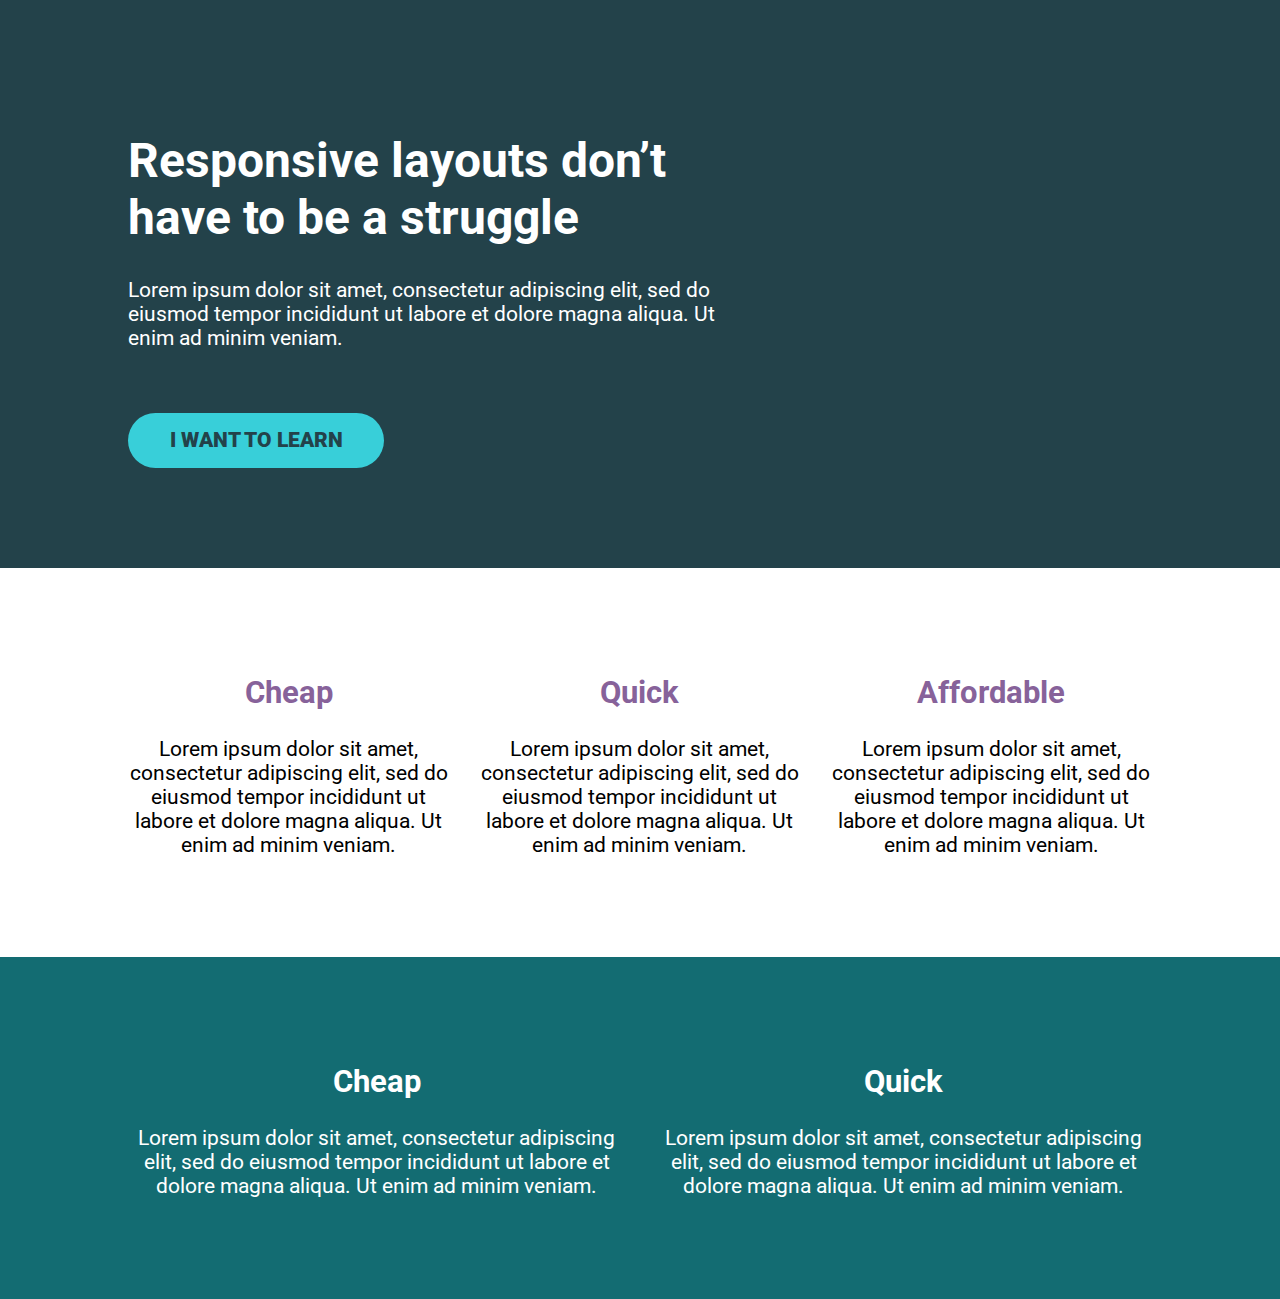
<file: 02-3 - challenge start/index.html>
<!DOCTYPE html>
<html lang="en">
<head>
    <meta charset="UTF-8">
    <meta name="viewport" content="width=device-width, initial-scale=1.0">
    <title>Challenge time!</title>
    <link href="https://fonts.googleapis.com/css2?family=Roboto:wght@400;900&display=swap" rel="stylesheet"> 
    <link rel="stylesheet" href="style.css">
</head>
<body>
    <div class="hero">
        <div class="container">
            <div class="hero__text">
                <h1>Responsive layouts don’t have to be a struggle</h1>
                <p>Lorem ipsum dolor sit amet, consectetur adipiscing elit, sed do eiusmod tempor incididunt ut labore et dolore magna aliqua. Ut enim ad minim veniam.</p>
                <a href="#" class="btn">I want to learn</a>
            </div>
        </div>
    </div>
    <div class="container row purple">
            <div class="col">
                <h2>Cheap</h2>
                <p>Lorem ipsum dolor sit amet, consectetur adipiscing elit, sed do eiusmod tempor incididunt ut labore et dolore magna aliqua. Ut enim ad minim veniam.</p>
            </div>
            <div class="col">
                <h2>Quick</h2>
                <p>Lorem ipsum dolor sit amet, consectetur adipiscing elit, sed do eiusmod tempor incididunt ut labore et dolore magna aliqua. Ut enim ad minim veniam.</p>
            </div>
            <div class="col">
                <h2>Affordable</h2>
                <p>Lorem ipsum dolor sit amet, consectetur adipiscing elit, sed do eiusmod tempor incididunt ut labore et dolore magna aliqua. Ut enim ad minim veniam.</p>
            </div>
    </div>

    <div class="bottom">
        <div class="container row">
            <div class="col">
                <h2>Cheap</h2>
                <p>Lorem ipsum dolor sit amet, consectetur adipiscing elit, sed do eiusmod tempor incididunt ut labore et dolore magna aliqua. Ut enim ad minim veniam.</p>
            </div>
            <div class="col">
                <h2>Quick</h2>
                <p>Lorem ipsum dolor sit amet, consectetur adipiscing elit, sed do eiusmod tempor incididunt ut labore et dolore magna aliqua. Ut enim ad minim veniam.</p>
            </div> 
        </div>
    </div>
</body>
</html>
</file>
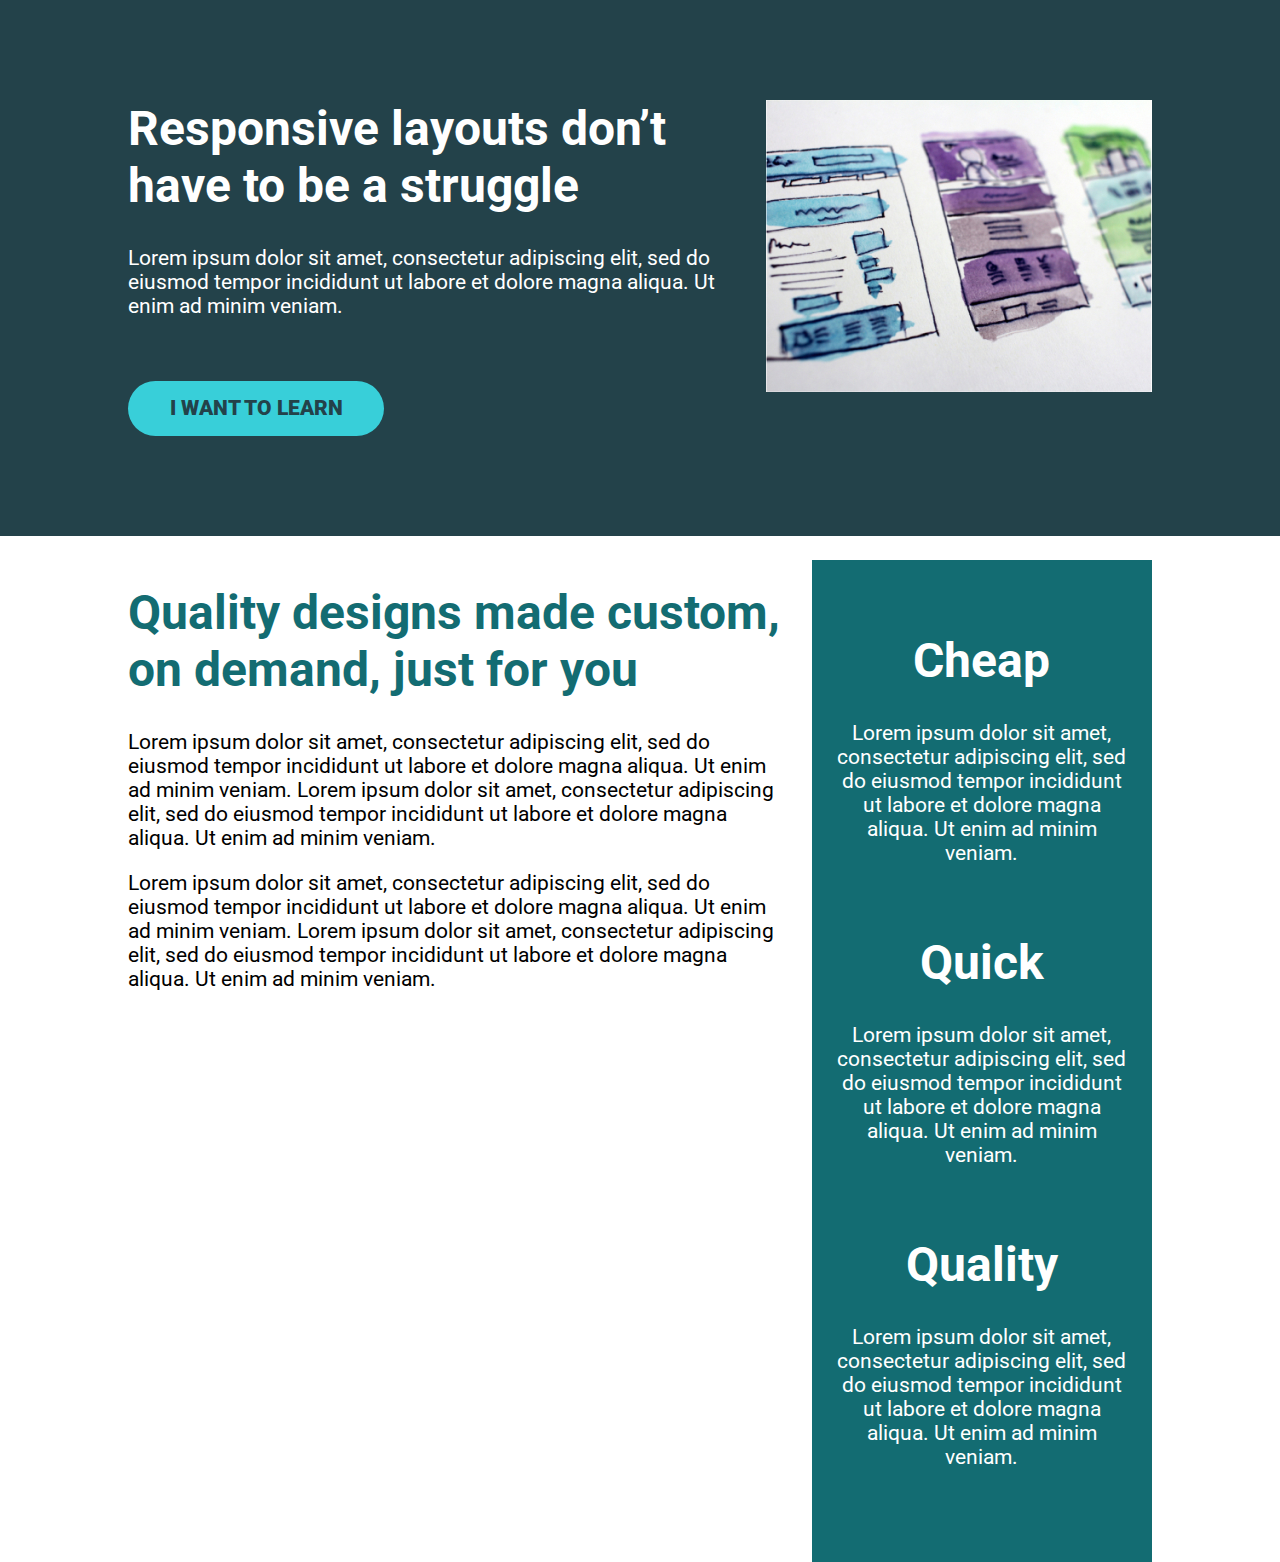
<file: 02-6 - challenge 2/index.html>
<!DOCTYPE html>
<html lang="en">
<head>
    <meta charset="UTF-8">
    <meta name="viewport" content="width=device-width, initial-scale=1.0">
    <title>Conquering Rsponsive Layouts</title>
    <link href="https://fonts.googleapis.com/css2?family=Roboto:wght@400;900&display=swap" rel="stylesheet"> 
    <link rel="stylesheet" href="style.css">
</head>
<body>
    <div class="hero">
        <div class="container row">
            <div class="hero__text">
                <h1>Responsive layouts don’t have to be a struggle</h1>
                <p>Lorem ipsum dolor sit amet, consectetur adipiscing elit, sed do eiusmod tempor incididunt ut labore et dolore magna aliqua. Ut enim ad minim veniam.</p>
                <a href="#" class="btn">I want to learn</a>
            </div>
            <div class="pix"><img src="img/hero-img.jpg" alt=""></div>
        </div>
    </div> 
<div class="two">
    <div class="main">
    <h1 class="title2">Quality designs made custom, on demand, just for you
    </h1>
    <p>Lorem ipsum dolor sit amet, consectetur adipiscing elit, sed do eiusmod tempor incididunt ut labore et dolore magna aliqua. Ut enim ad minim veniam. Lorem ipsum dolor sit amet, consectetur adipiscing elit, sed do eiusmod tempor incididunt ut labore et dolore magna aliqua. Ut enim ad minim veniam.</p>
    <p>Lorem ipsum dolor sit amet, consectetur adipiscing elit, sed do eiusmod tempor incididunt ut labore et dolore magna aliqua. Ut enim ad minim veniam. Lorem ipsum dolor sit amet, consectetur adipiscing elit, sed do eiusmod tempor incididunt ut labore et dolore magna aliqua. Ut enim ad minim veniam.</p>
    </div>  
      <div class="side">
            <div class="div">
                <h1>Cheap</h1>
                <p>Lorem ipsum dolor sit amet, consectetur adipiscing elit, sed do eiusmod tempor incididunt ut labore et dolore magna aliqua. Ut enim ad minim veniam.</p>
            </div>
            <div class="div">
                <h1>Quick</h1>
                <p>Lorem ipsum dolor sit amet, consectetur adipiscing elit, sed do eiusmod tempor incididunt ut labore et dolore magna aliqua. Ut enim ad minim veniam.</p>
            </div>
            <div class="div">
                <h1>Quality</h1>
                <p>Lorem ipsum dolor sit amet, consectetur adipiscing elit, sed do eiusmod tempor incididunt ut labore et dolore magna aliqua. Ut enim ad minim veniam.</p>
            </div>
        </div>
    </div>
    

</body>
</html>
</file>
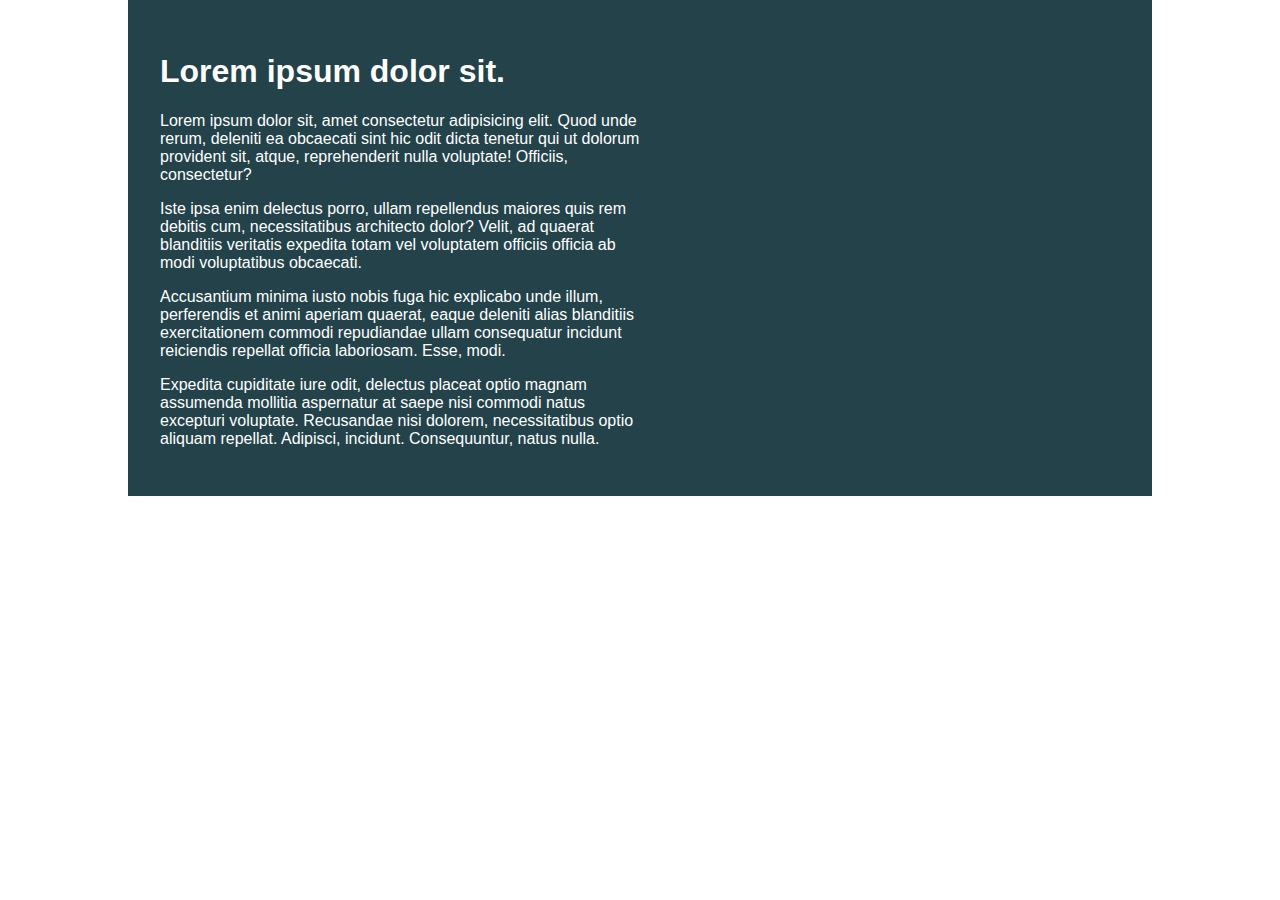
<file: challenge01/index.html>
<!DOCTYPE html>
<html lang="en">

<head>
    <meta charset="UTF-8">
    <meta name="viewport" content="width=device-width, initial-scale=1.0">
    <title>Day 01</title>

    <link rel="stylesheet" href="style.css">
</head>

<body>
    <div class="container">
        <div class="intro-content">
            <h1>Lorem ipsum dolor sit.</h1>
            <p>Lorem ipsum dolor sit, amet consectetur adipisicing elit. Quod unde rerum, deleniti ea obcaecati sint hic
                odit dicta tenetur qui ut dolorum provident sit, atque, reprehenderit nulla voluptate! Officiis,
                consectetur?</p>
            <p>Iste ipsa enim delectus porro, ullam repellendus maiores quis rem debitis cum, necessitatibus architecto
                dolor? Velit, ad quaerat blanditiis veritatis expedita totam vel voluptatem officiis officia ab modi
                voluptatibus obcaecati.</p>
            <p>Accusantium minima iusto nobis fuga hic explicabo unde illum, perferendis et animi aperiam quaerat, eaque
                deleniti alias blanditiis exercitationem commodi repudiandae ullam consequatur incidunt reiciendis
                repellat officia laboriosam. Esse, modi.</p>
            <p>Expedita cupiditate iure odit, delectus placeat optio magnam assumenda mollitia aspernatur at saepe nisi
                commodi natus excepturi voluptate. Recusandae nisi dolorem, necessitatibus optio aliquam repellat.
                Adipisci, incidunt. Consequuntur, natus nulla.</p>
        </div>
    </div>
</body>

</html>
</file>
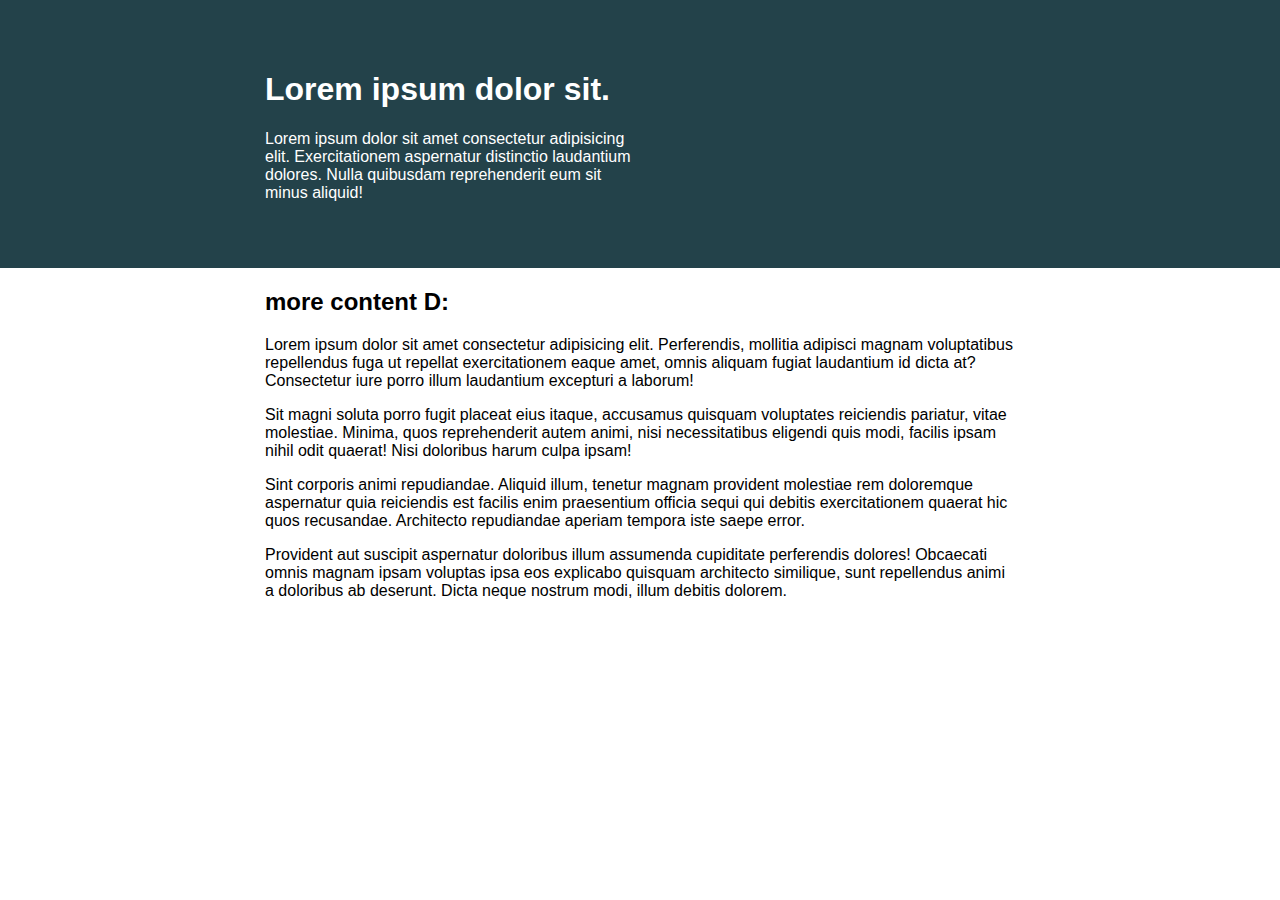
<file: challenge02/index.html>
<!DOCTYPE html>
<html lang="en">
<head> 
    <meta charset="UTF-8">
    <meta name="viewport" content="width=device-width, initial-scale=1.0">
    <title>Day 01</title>
 
    <link rel="stylesheet" href="style.css">
</head>
<body>
<div class="background">
    <div class="container">
        <div class="intro-content">
            <h1>Lorem ipsum dolor sit.</h1>
            <p>Lorem ipsum dolor sit amet consectetur adipisicing elit. Exercitationem aspernatur distinctio laudantium dolores. Nulla quibusdam reprehenderit eum sit minus aliquid!</p>
        </div>
    </div>
</div>
<div class="container2">
    <h2>more content D:</h2>
    <p>Lorem ipsum dolor sit amet consectetur adipisicing elit. Perferendis, mollitia adipisci magnam voluptatibus repellendus fuga ut repellat exercitationem eaque amet, omnis aliquam fugiat laudantium id dicta at? Consectetur iure porro illum laudantium excepturi a laborum!</p>
    <p>Sit magni soluta porro fugit placeat eius itaque, accusamus quisquam voluptates reiciendis pariatur, vitae molestiae. Minima, quos reprehenderit autem animi, nisi necessitatibus eligendi quis modi, facilis ipsam nihil odit quaerat! Nisi doloribus harum culpa ipsam!</p>
    <p>Sint corporis animi repudiandae. Aliquid illum, tenetur magnam provident molestiae rem doloremque aspernatur quia reiciendis est facilis enim praesentium officia sequi qui debitis exercitationem quaerat hic quos recusandae. Architecto repudiandae aperiam tempora iste saepe error.</p>
    <p>Provident aut suscipit aspernatur doloribus illum assumenda cupiditate perferendis dolores! Obcaecati omnis magnam ipsam voluptas ipsa eos explicabo quisquam architecto similique, sunt repellendus animi a doloribus ab deserunt. Dicta neque nostrum modi, illum debitis dolorem.</p>

</div>
    

</body>
</html>
</file>
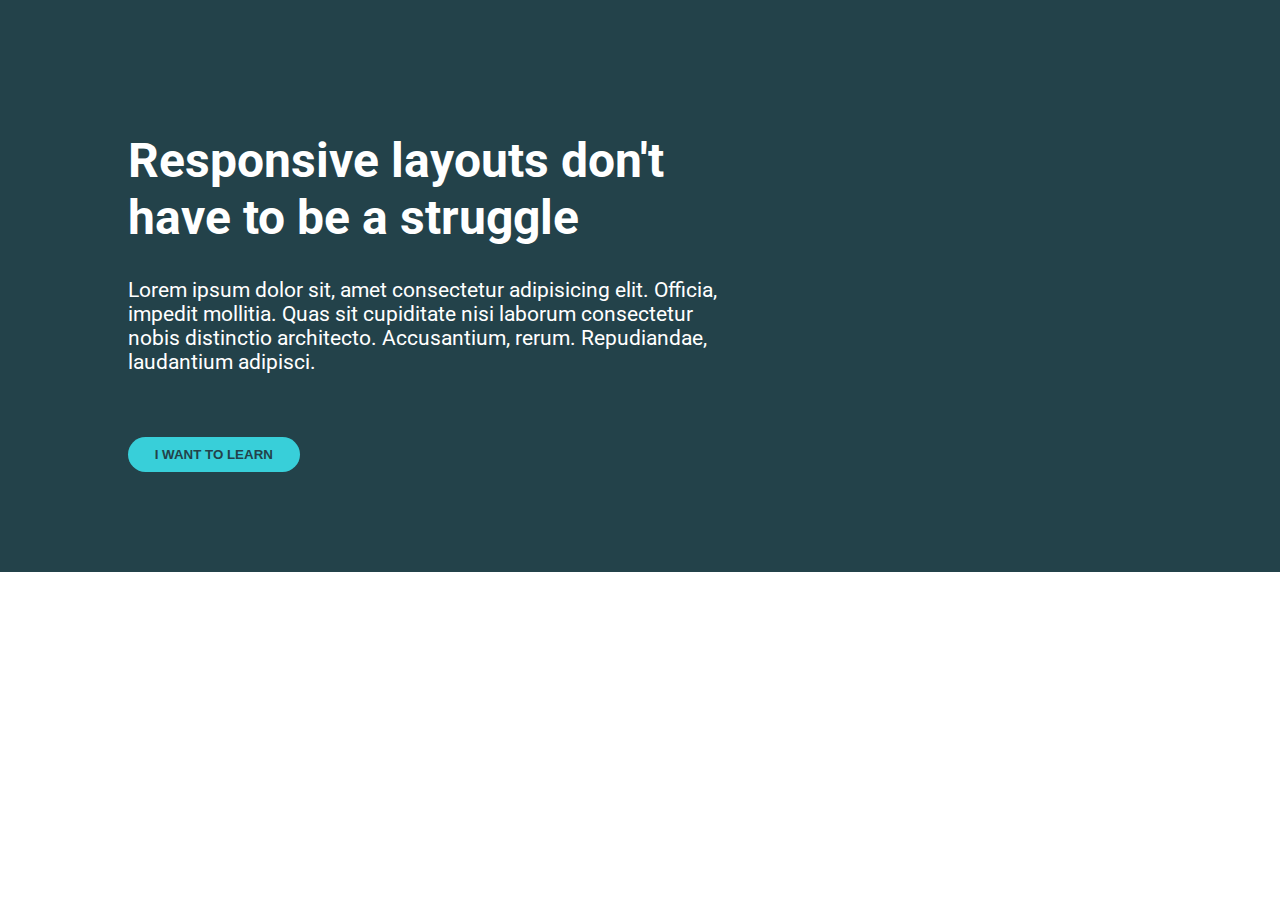
<file: Challenge_03/index.html>
<!DOCTYPE html>
<html lang="en">
<head>
    <meta charset="UTF-8">
    <meta http-equiv="X-UA-Compatible" content="IE=edge">
    <meta name="viewport" content="width=device-width, initial-scale=1.0">
    <link rel="stylesheet" href="style.css">
    <title>Challenge #3</title>
</head>
<body>
    <div class="top">
    <div class="intro">
        <div class="top__text">
            <h1>Responsive layouts don't have to be a struggle</h1>
            <p>Lorem ipsum dolor sit, amet consectetur adipisicing elit. Officia, impedit mollitia. Quas sit cupiditate nisi laborum consectetur nobis distinctio architecto. Accusantium, rerum. Repudiandae, laudantium adipisci.</p>
            <button>I WANT TO LEARN</button>
        </div>
        
    </div>
    </div>
</body>
</html>
</file>
<file: 02-3 - challenge start/style.css>
/* 
////// For this challenge ///////

- You will have to modify the HTML

- You can add new classes in the HTML
  if you need to

// Requirements
1. The headings in the first row must be
   a different color
2. The two .col at the bottom must go next
   to one another
3. The section at the bottom should have
   a dark background color and a different
   color of text
4. I've removed the "gap" that I created,
   so you'll have to add it back in

   */

*, *::before, *::after {
    box-sizing: border-box;
}

body {
    margin: 0;
    font-family: 'Roboto', sans-serif;
    font-size: 1.3rem;
}

h1 {
    font-size: 3rem;
}

.container {
    width: 80%;
    max-width: 1100px;
    margin: 0 auto;
}

.row {
    /* display: flex => flex container */
    display: flex;
    padding: 5rem 0;

    /* can't use yet */
    /* gap: 100px; */
}

.col {
    /* these are now flex items */
    width: 100%;
}

.hero {
    padding: 100px 0;
    background-color: #23424A;
    color: #FFF;
}

.hero__text {
    width: 60%;
}

.hero p {
    margin-bottom: 3em;
}

.btn {
    display: inline-block;
    text-decoration: none;
    text-transform: uppercase; 
    color: #23424A;
    font-weight: 900;
    background-color: #38CFD9;
    padding: .75em 2em;
    border-radius: 100px;
}

.btn:hover,
.btn:focus {
    opacity: .75; 
}

.col {
    text-align: center;
}

.purple h2 {
    color:#87629A;
}

.col + .col {
    margin-left: 30px;
}

.bottom {
    background-color: #136C72;
    color: white;
}
</file>
<file: 02-6 - challenge 2/style.css>
/* 
////// For this challenge ///////

- All text is in the text.md file

// Requirements
1. Refer to the design specs for the
   overall layout 
2. The image should line up with
   the sidebar in the section
   below

*/

*, *::before, *::after {
    box-sizing: border-box;
}

body {
    margin: 0;
    font-family: 'Roboto', sans-serif;
    font-size: 1.3rem;
}

img {
    max-width: 100%;
}

h1 {
    font-size: 3rem;
    margin-top: 0;
}

.container, .two {
    width: 80%;
    max-width: 1100px;
    margin: 0 auto;
}

.row {
    /* display: flex => flex container */
    display: flex;
    justify-content: space-between;
    
    /* can't use yet */
    /* gap: 100px; */
}

.col {
    /* these are now flex items */
    width: 100%;
}

.col + .col {
    margin-left: 30px;
}

.hero {
    padding: 100px 0;
    background-color: #23424A;
    color: #FFF;
}

.hero__text { 
    width: 62%;
}

.hero__img {
    width: 32%;
    align-self: flex-start;
}

.hero p {
    margin-bottom: 3em;
}

.btn {
    display: inline-block;
    text-decoration: none;
    text-transform: uppercase; 
    color: #23424A;
    font-weight: 900;
    background-color: #38CFD9;
    padding: .75em 2em;
    border-radius: 100px;
}

.btn:hover,
.btn:focus {
    opacity: .75; 
}

.two {
    display: flex;
}

.two h1 {
    font-size: 3rem;
}

.title2 {
    color: #136C72;
}

.main {
    margin-top: 3rem;
    padding-right: 1.5rem;
}

.side {
    background-color: #136c72;
    color: white;
    margin-top: 1.5rem;
    padding: 3rem 0;
}

.side div {
    padding:1.5rem;
    text-align: center;
}
</file>
<file: challenge01/style.css>
/* INSTRUCTIONS
 *
 * 1) Limit the total width of
 *    the .intro-conent to about half
 *    of it's parent
 *
 * 2) Stop the text from overflowing
 *    out the bottom at small screen
 *    widths
 *
 * You may modify the HTML if needed
 *
 */

* {
  box-sizing: border-box;
}

body {
  margin: 0;
  font-family: sans-serif;
}

.container {
  background: #23424a;
  color: white;

  width: 80%;
  margin: 0 auto;

  padding: 2em;
}

.intro-content {
  width: 50%;
}

@media (max-width: 650px) {
  .intro-content {
    width:100%;
  }
}
</file>
<file: challenge02/style.css>
/* INSTRUCTIONS
 *
 * 1) Keep the text inside .intro-content
 *    in the same place, but have the background
 *    extend from one side of the viewport
 *    to the other, no matter how wide or narrow
 *    the browser is.
 *
 * 2) Limit the maximum width of the text in the
 *    bottom area.
 *
 * You may modify the HTML if needed
 * (you probably should for this challenge)
 *
 */

* {
  box-sizing: border-box;
}

body {
  margin: 0;
  font-family: sans-serif;
}

.background {
    background: #23424a;
    margin: 0;
}

.container,
.container2 {
  max-width: 750px;
  flex: display;
 width: 80%;
 margin: 0 auto;
}

.container {
  color: white;
  padding: 50px 0;
}

.intro-content {
  width: 50%;
}
</file>
<file: Challenge_03/style.css>
@import url('https://fonts.googleapis.com/css2?family=Roboto:ital,wght@0,400;0,700;1,500&display=swap');

*, *::before, *::after {
    box-sizing: border-box;

}

body {
    margin: 0;
    font-size: 1.3rem;
    font-family: 'Roboto', sans-serif;
}

.top {
    padding: 100px 0;
    background-color: #23424A;
    color: white;
}

.intro {
    width: 80%;
    max-width: 1100px;
    margin: 0 auto;
}

.top__text {
    width: 60%;
}
.intro h1 {
    font-size: 3rem;
}

.intro p {
    margin-bottom: 3em;
}

.intro button {
    background-color: #38CFD9;
    color: #23424A;
    font-weight: bold;
    padding: .75em 2em;
    border: none;
    border-radius: 100px;
    cursor: pointer;
    transition: ease .3s;
}

.intro button:hover, button:focus {
    background-color: #39b1b9;
}
</file>
